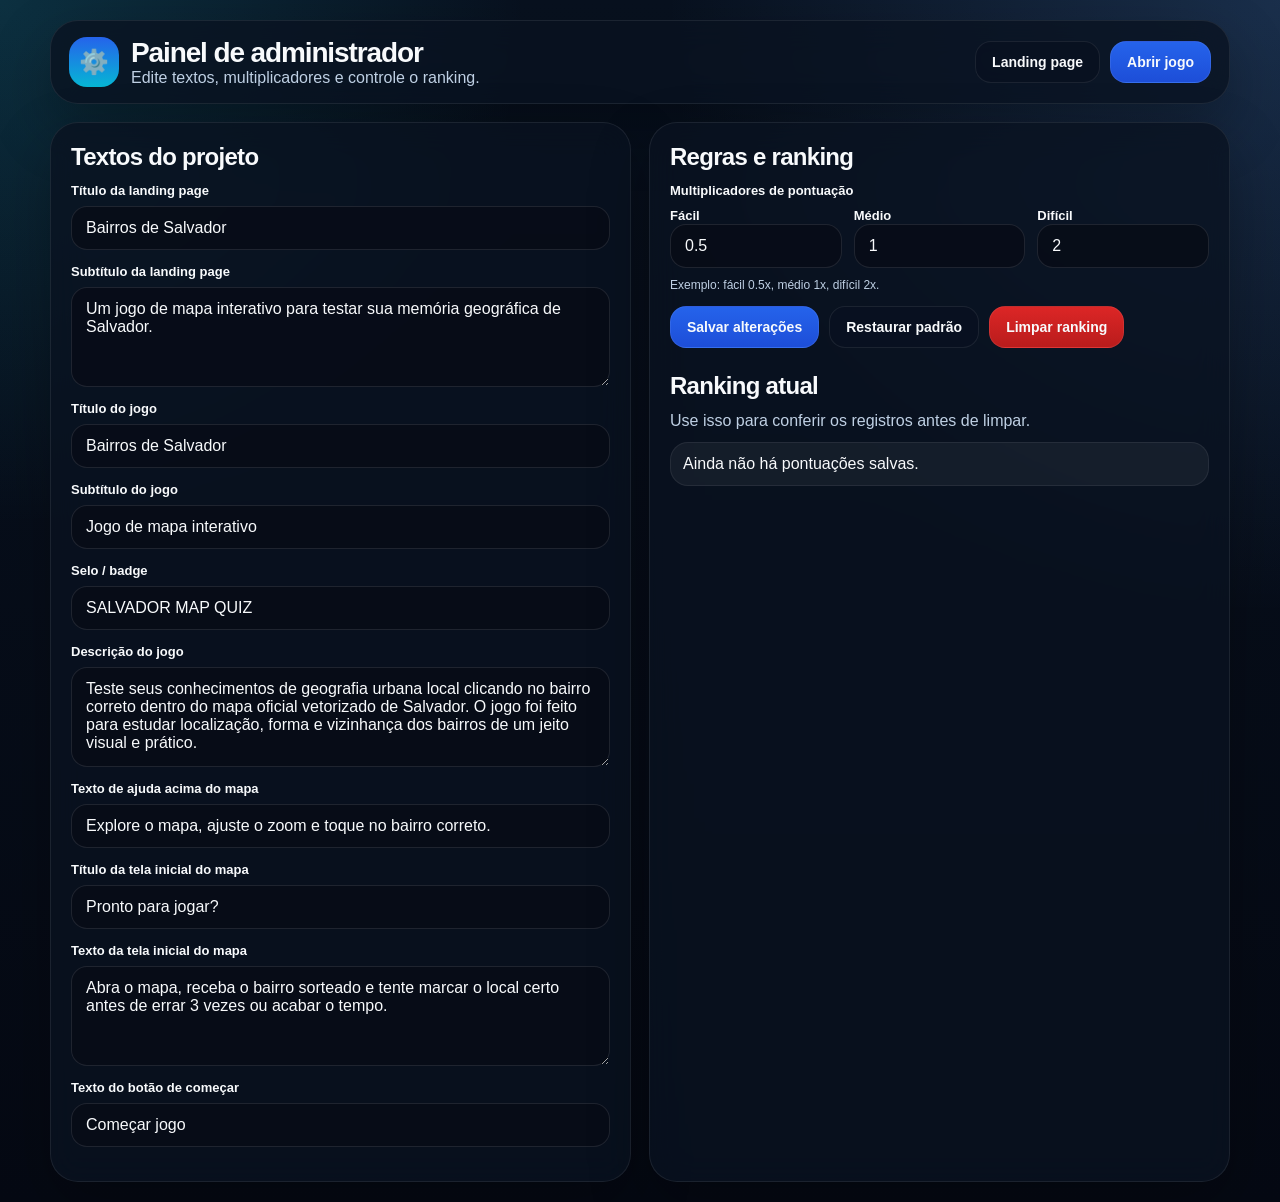
<file: admin_final.html>
<!DOCTYPE html>
<html lang="pt-BR">
<head>
  <meta charset="UTF-8" />
  <meta name="viewport" content="width=device-width, initial-scale=1.0" />
  <title>Painel de Administrador — Bairros de Salvador</title>
  <style>
    :root{
      --bg:#08111f; --card:rgba(10,18,32,.78); --line:rgba(255,255,255,.08);
      --text:#f8fafc; --muted:#bfd0e4; --accent:#60a5fa; --ok:#22c55e; --bad:#ef4444;
    }
    *{box-sizing:border-box}
    body{
      margin:0; font-family:Inter,Arial,Helvetica,sans-serif; color:var(--text);
      background:
        radial-gradient(circle at top left, rgba(34,211,238,.16), transparent 30%),
        radial-gradient(circle at top right, rgba(96,165,250,.20), transparent 35%),
        linear-gradient(180deg,#08111f 0%, #050913 100%);
    }
    .wrap{max-width:1220px; margin:0 auto; padding:20px}
    .topbar,.card{
      border:1px solid var(--line); border-radius:28px; background:var(--card);
      backdrop-filter:blur(16px); box-shadow:0 24px 60px rgba(0,0,0,.28);
    }
    .topbar{
      padding:16px 18px; display:flex; justify-content:space-between; align-items:center; gap:16px; margin-bottom:18px;
    }
    .brand{display:flex; gap:12px; align-items:center}
    .icon{
      width:50px; height:50px; border-radius:18px; display:grid; place-items:center; font-size:24px;
      background:linear-gradient(180deg,#2563eb,#06b6d4)
    }
    .actions{display:flex; gap:10px; flex-wrap:wrap}
    .btn{
      border:none; color:var(--text); background:rgba(10,18,32,.88); border:1px solid rgba(255,255,255,.08);
      text-decoration:none; font-weight:800; font-size:14px; padding:12px 16px; border-radius:16px; cursor:pointer;
    }
    .btn.primary{background:linear-gradient(180deg,#2563eb,#1d4ed8)}
    .btn.danger{background:linear-gradient(180deg,#dc2626,#b91c1c)}
    .grid{display:grid; grid-template-columns:1fr 1fr; gap:18px}
    .card{padding:20px}
    h1,h2{margin:0 0 12px; letter-spacing:-.03em}
    .muted{color:var(--muted)}
    .field{display:grid; gap:8px; margin-bottom:14px}
    label{font-size:13px; font-weight:700}
    input, textarea{
      width:100%; border-radius:16px; border:1px solid rgba(255,255,255,.10); background:rgba(7,12,24,.86);
      color:var(--text); padding:12px 14px; font:inherit;
    }
    textarea{min-height:100px; resize:vertical}
    .triple{display:grid; grid-template-columns:repeat(3,1fr); gap:12px}
    .hint{font-size:12px; color:var(--muted); margin-top:-4px; margin-bottom:14px}
    .status{
      margin-top:12px; padding:12px 14px; border-radius:16px; background:rgba(34,197,94,.12);
      border:1px solid rgba(34,197,94,.18); color:#dcfce7; display:none;
    }
    .ranking-box{
      max-height:420px; overflow:auto; display:grid; gap:10px; margin-top:12px;
    }
    .ranking-item{
      padding:12px; border-radius:18px; background:rgba(255,255,255,.05); border:1px solid rgba(255,255,255,.07);
    }
    @media (max-width:980px){ .grid,.triple{grid-template-columns:1fr} }
  </style>
</head>
<body>
  <div class="wrap">
    <div class="topbar">
      <div class="brand">
        <div class="icon">⚙️</div>
        <div>
          <div style="font-size:28px;font-weight:900;letter-spacing:-.04em;">Painel de administrador</div>
          <div class="muted">Edite textos, multiplicadores e controle o ranking.</div>
        </div>
      </div>
      <div class="actions">
        <a class="btn" href="index.html">Landing page</a>
        <a class="btn primary" href="game.html">Abrir jogo</a>
      </div>
    </div>

    <div class="grid">
      <div class="card">
        <h2>Textos do projeto</h2>
        <div class="field">
          <label for="landingTitle">Título da landing page</label>
          <input id="landingTitle" />
        </div>
        <div class="field">
          <label for="landingSubtitle">Subtítulo da landing page</label>
          <textarea id="landingSubtitle"></textarea>
        </div>
        <div class="field">
          <label for="gameTitle">Título do jogo</label>
          <input id="gameTitle" />
        </div>
        <div class="field">
          <label for="gameSubtitle">Subtítulo do jogo</label>
          <input id="gameSubtitle" />
        </div>
        <div class="field">
          <label for="brandBadge">Selo / badge</label>
          <input id="brandBadge" />
        </div>
        <div class="field">
          <label for="gameDescription">Descrição do jogo</label>
          <textarea id="gameDescription"></textarea>
        </div>
        <div class="field">
          <label for="mapHint">Texto de ajuda acima do mapa</label>
          <input id="mapHint" />
        </div>
        <div class="field">
          <label for="emptyTitle">Título da tela inicial do mapa</label>
          <input id="emptyTitle" />
        </div>
        <div class="field">
          <label for="emptyCopy">Texto da tela inicial do mapa</label>
          <textarea id="emptyCopy"></textarea>
        </div>
        <div class="field">
          <label for="startButtonText">Texto do botão de começar</label>
          <input id="startButtonText" />
        </div>
      </div>

      <div class="card">
        <h2>Regras e ranking</h2>
        <div class="field">
          <label>Multiplicadores de pontuação</label>
          <div class="triple">
            <div>
              <label for="scoreMultiplierEasy">Fácil</label>
              <input id="scoreMultiplierEasy" type="number" step="0.1" />
            </div>
            <div>
              <label for="scoreMultiplierMedium">Médio</label>
              <input id="scoreMultiplierMedium" type="number" step="0.1" />
            </div>
            <div>
              <label for="scoreMultiplierHard">Difícil</label>
              <input id="scoreMultiplierHard" type="number" step="0.1" />
            </div>
          </div>
        </div>
        <div class="hint">Exemplo: fácil 0.5x, médio 1x, difícil 2x.</div>

        <div class="actions">
          <button class="btn primary" id="saveBtn">Salvar alterações</button>
          <button class="btn" id="resetBtn">Restaurar padrão</button>
          <button class="btn danger" id="clearRankingBtn">Limpar ranking</button>
        </div>

        <div id="status" class="status">Alterações salvas com sucesso.</div>

        <h2 style="margin-top:24px;">Ranking atual</h2>
        <div class="muted">Use isso para conferir os registros antes de limpar.</div>
        <div id="rankingList" class="ranking-box"></div>
      </div>
    </div>
  </div>

  <script>
    const APP_STORAGE_KEY = "salvador_map_quiz_settings_v1";
    const RANKING_KEY = "salvador_bairros_ranking_v1";
    const DEFAULT_APP_SETTINGS = {
      landingTitle: "Bairros de Salvador",
      landingSubtitle: "Um jogo de mapa interativo para testar sua memória geográfica de Salvador.",
      gameTitle: "Bairros de Salvador",
      gameSubtitle: "Jogo de mapa interativo",
      brandBadge: "SALVADOR MAP QUIZ",
      gameDescription: "Teste seus conhecimentos de geografia urbana local clicando no bairro correto dentro do mapa oficial vetorizado de Salvador. O jogo foi feito para estudar localização, forma e vizinhança dos bairros de um jeito visual e prático.",
      mapHint: "Explore o mapa, ajuste o zoom e toque no bairro correto.",
      emptyTitle: "Pronto para jogar?",
      emptyCopy: "Abra o mapa, receba o bairro sorteado e tente marcar o local certo antes de errar 3 vezes ou acabar o tempo.",
      startButtonText: "Começar jogo",
      scoreMultiplierEasy: 0.5,
      scoreMultiplierMedium: 1,
      scoreMultiplierHard: 2
    };

    function loadSettings() {
      try {
        return { ...DEFAULT_APP_SETTINGS, ...(JSON.parse(localStorage.getItem(APP_STORAGE_KEY) || "{}")) };
      } catch (e) {
        return { ...DEFAULT_APP_SETTINGS };
      }
    }

    function saveSettings(settings) {
      localStorage.setItem(APP_STORAGE_KEY, JSON.stringify(settings));
    }

    function loadRanking() {
      try {
        return JSON.parse(localStorage.getItem(RANKING_KEY) || "[]");
      } catch (e) {
        return [];
      }
    }

    function renderRanking() {
      const ranking = loadRanking().sort((a,b) => b.score - a.score || a.timestamp - b.timestamp);
      const box = document.getElementById("rankingList");
      if (!ranking.length) {
        box.innerHTML = '<div class="ranking-item">Ainda não há pontuações salvas.</div>';
        return;
      }
      box.innerHTML = ranking.map((item, index) => {
        const difficultyLabel = item.difficulty === "easy" ? "Fácil" : item.difficulty === "hard" ? "Difícil" : "Médio";
        const when = new Date(item.timestamp).toLocaleDateString("pt-BR");
        return `<div class="ranking-item">
          <div style="font-weight:900; margin-bottom:4px;">${index + 1}. ${item.name} — ${item.score} pts</div>
          <div class="muted">${difficultyLabel} • ${item.timePerRound || "-"}s por rodada • ${when}</div>
        </div>`;
      }).join("");
    }

    function fillForm() {
      const s = loadSettings();
      Object.keys(DEFAULT_APP_SETTINGS).forEach((key) => {
        const el = document.getElementById(key);
        if (el) el.value = s[key];
      });
    }

    function showStatus(text) {
      const status = document.getElementById("status");
      status.textContent = text;
      status.style.display = "block";
      clearTimeout(window.__statusTimer);
      window.__statusTimer = setTimeout(() => status.style.display = "none", 2400);
    }

    document.getElementById("saveBtn").addEventListener("click", () => {
      const updated = {};
      Object.keys(DEFAULT_APP_SETTINGS).forEach((key) => {
        const el = document.getElementById(key);
        if (!el) return;
        updated[key] = ["scoreMultiplierEasy","scoreMultiplierMedium","scoreMultiplierHard"].includes(key)
          ? Number(el.value)
          : el.value;
      });
      saveSettings(updated);
      showStatus("Alterações salvas com sucesso.");
    });

    document.getElementById("resetBtn").addEventListener("click", () => {
      saveSettings(DEFAULT_APP_SETTINGS);
      fillForm();
      showStatus("Configurações restauradas para o padrão.");
    });

    document.getElementById("clearRankingBtn").addEventListener("click", () => {
      localStorage.setItem(RANKING_KEY, "[]");
      renderRanking();
      showStatus("Ranking limpo.");
    });

    fillForm();
    renderRanking();
  </script>
</body>
</html>
</file>
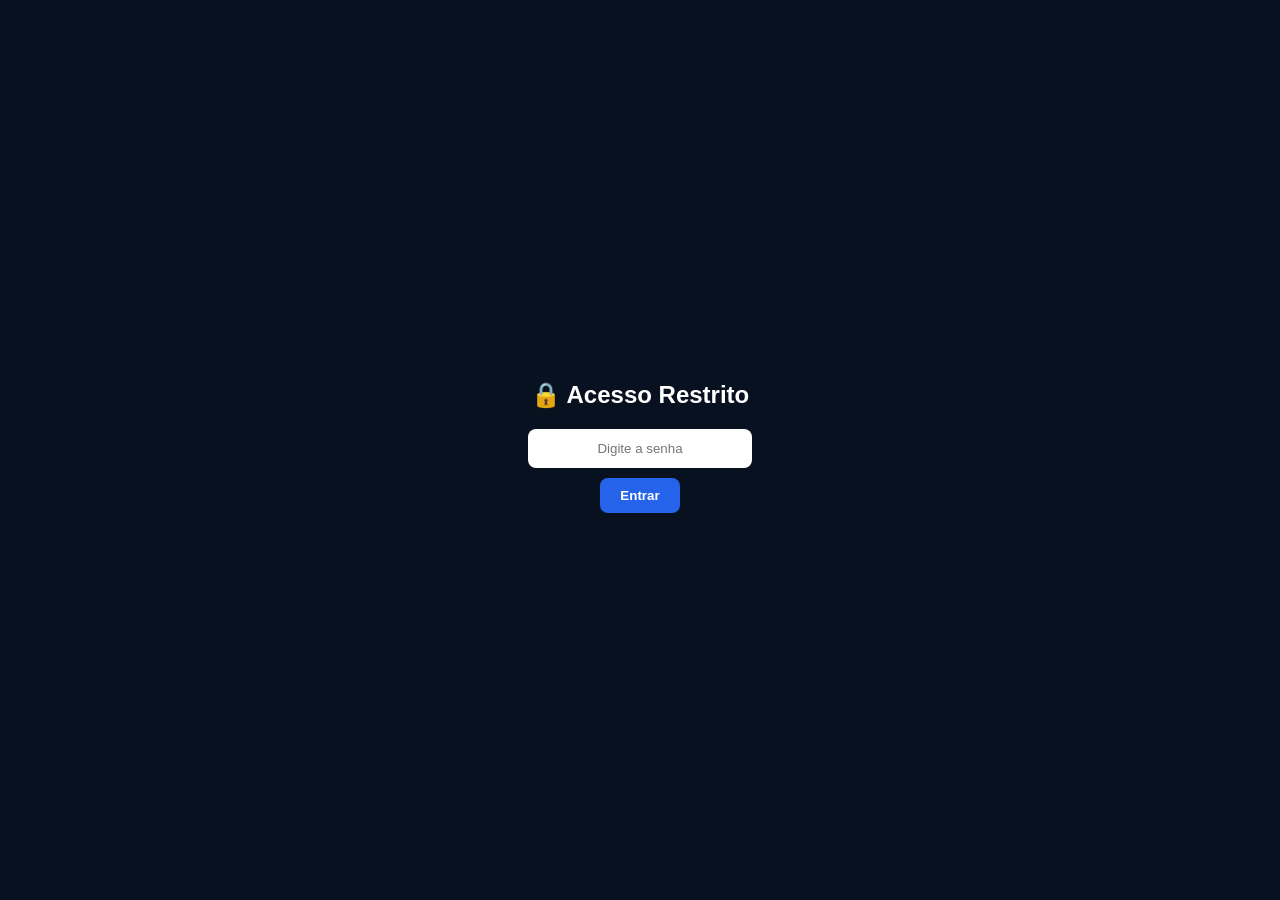
<file: admin_protegido.html>
<!DOCTYPE html>
<html lang="pt-BR">
<head>
<meta charset="UTF-8">
<meta name="viewport" content="width=device-width, initial-scale=1.0">
<title>Painel de Administrador</title>
<style>
body{
  margin:0;
  font-family:Arial, sans-serif;
  background:#08111f;
  color:white;
}
.container{
  max-width:900px;
  margin:50px auto;
  padding:20px;
}
.card{
  background:rgba(255,255,255,0.05);
  padding:20px;
  border-radius:12px;
  margin-bottom:20px;
}
button{
  padding:10px 20px;
  border:none;
  border-radius:8px;
  background:#2563eb;
  color:white;
  font-weight:bold;
  cursor:pointer;
}
</style>
</head>

<body>

<!-- TELA DE LOGIN -->
<div id="loginScreen" style="
position:fixed;
top:0;
left:0;
width:100%;
height:100%;
background:#08111f;
display:flex;
align-items:center;
justify-content:center;
z-index:9999;
flex-direction:column;
color:white;
">

<h2 style="margin-bottom:20px;">🔒 Acesso Restrito</h2>

<input type="password" id="senhaInput" placeholder="Digite a senha"
style="
padding:12px;
border-radius:8px;
border:none;
margin-bottom:10px;
width:200px;
text-align:center;
">

<button onclick="verificarSenha()">Entrar</button>

<p id="erro" style="color:red; margin-top:10px;"></p>

</div>

<!-- CONTEÚDO ADMIN -->
<div class="container">
  <div class="card">
    <h2>Painel de Administração</h2>
    <p>Aqui você pode gerenciar configurações do jogo.</p>
  </div>

  <div class="card">
    <h3>Ranking</h3>
    <button onclick="limparRanking()">Limpar Ranking</button>
  </div>

  <div class="card">
    <h3>Navegação</h3>
    <button onclick="window.location.href='index.html'">Voltar para Landing</button>
    <button onclick="window.location.href='game.html'">Ir para o Jogo</button>
  </div>
</div>

<script>
function verificarSenha() {
  const senha = document.getElementById("senhaInput").value;
  const senhaCorreta = "051016";

  if (senha === senhaCorreta) {
    document.getElementById("loginScreen").style.display = "none";
  } else {
    document.getElementById("erro").innerText = "Senha incorreta!";
  }
}

function limparRanking(){
  localStorage.removeItem("ranking");
  alert("Ranking limpo!");
}
</script>

</body>
</html>
</file>
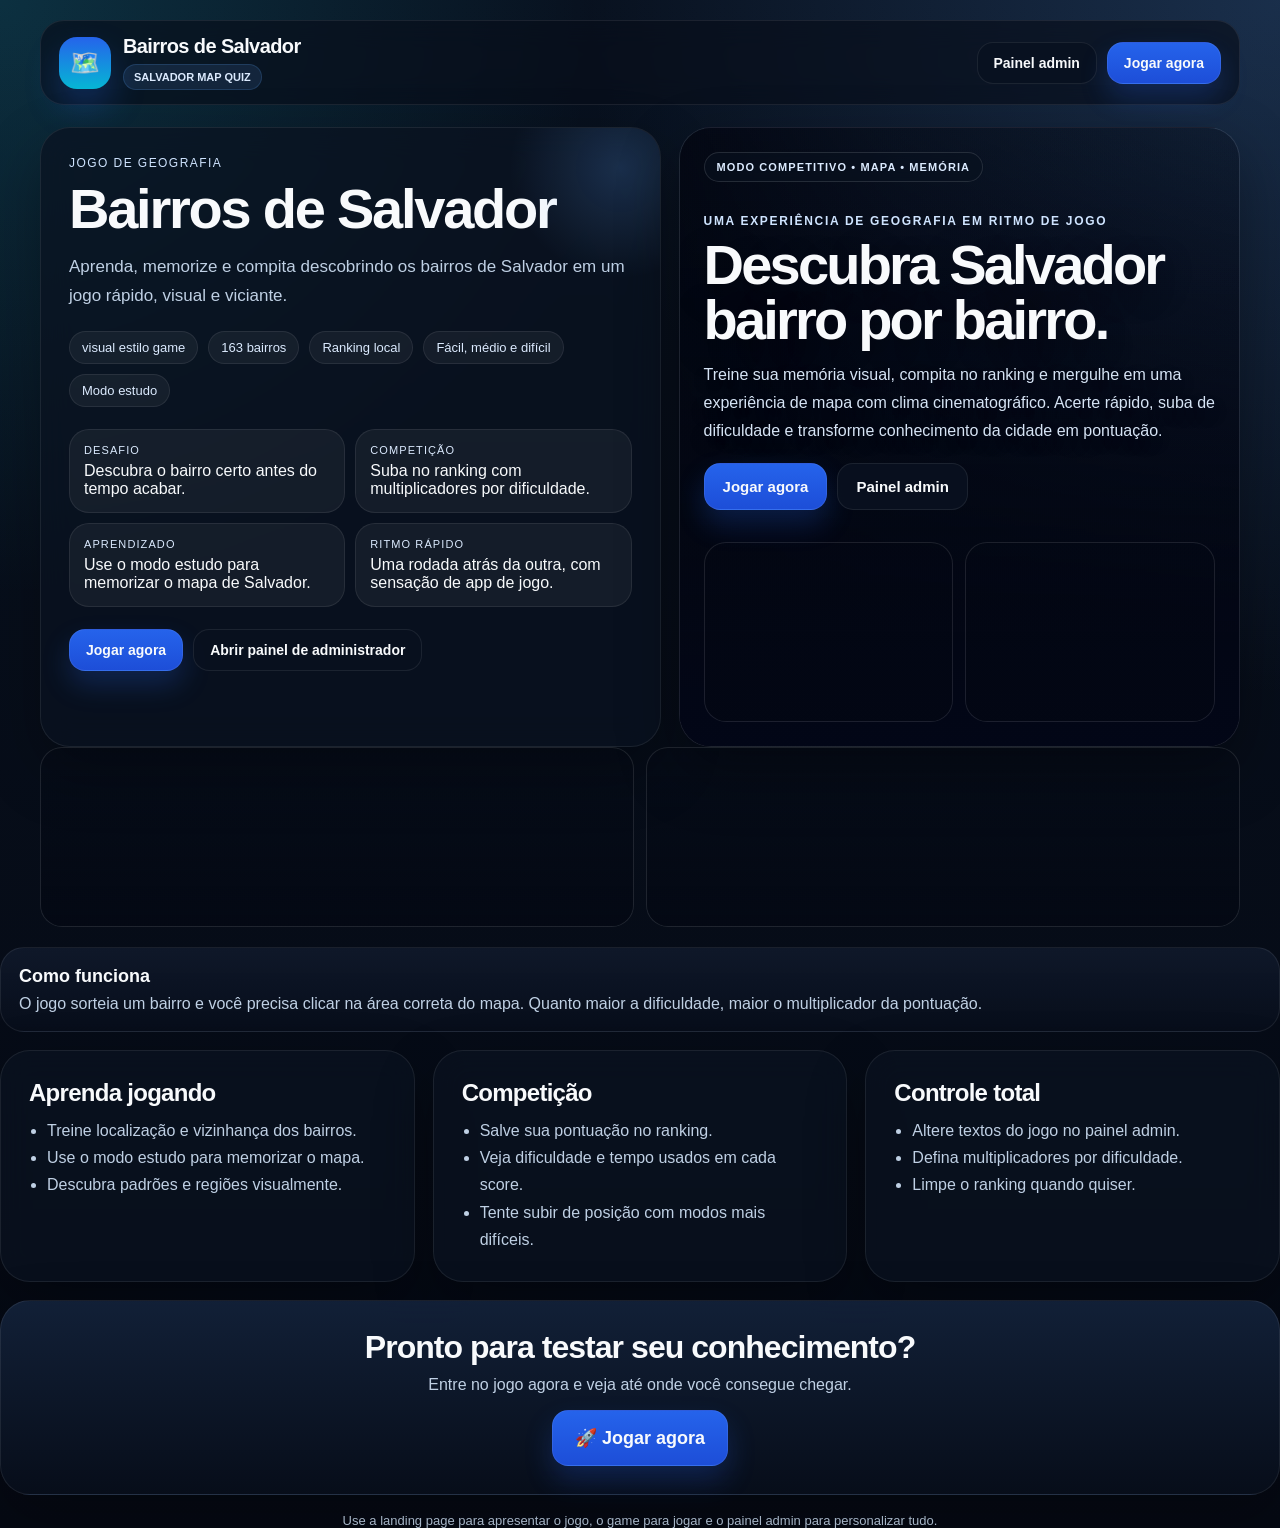
<file: landing_page_final.html>
<!DOCTYPE html>
<html lang="pt-BR">
<head>
  <meta charset="UTF-8" />
  <meta name="viewport" content="width=device-width, initial-scale=1.0" />
  <title>Bairros de Salvador — Landing Page</title>
  <style>
    :root{
      --bg:#07111f; --bg2:#0b1630; --card:rgba(10,18,32,.72); --line:rgba(255,255,255,.08);
      --text:#f8fafc; --muted:#bfd0e4; --accent:#60a5fa; --accent2:#22d3ee; --accent3:#8b5cf6;
    }
    *{box-sizing:border-box}
    body{
      margin:0; font-family:Inter,Arial,Helvetica,sans-serif; color:var(--text);
      background:
        radial-gradient(circle at top left, rgba(34,211,238,.16), transparent 30%),
        radial-gradient(circle at top right, rgba(96,165,250,.20), transparent 35%),
        linear-gradient(180deg,#08111f 0%, #050913 100%);
    }
    .wrap{max-width:1240px; margin:0 auto; padding:20px}
    .nav{
      display:flex; justify-content:space-between; align-items:center; gap:16px;
      padding:14px 18px; margin-bottom:22px;
      border:1px solid var(--line); border-radius:24px; background:rgba(8,14,27,.65); backdrop-filter:blur(14px);
    }
    .brand{display:flex; gap:12px; align-items:center}
    .icon{
      width:52px; height:52px; border-radius:18px; display:grid; place-items:center; font-size:24px;
      background:linear-gradient(180deg,#2563eb,#06b6d4); box-shadow:0 18px 34px rgba(37,99,235,.28)
    }
    .badge{
      display:inline-flex; margin-top:6px; padding:6px 10px; border-radius:999px;
      background:rgba(96,165,250,.12); border:1px solid rgba(96,165,250,.18); font-size:11px; font-weight:700; color:#dbeafe;
    }
    .nav-actions, .hero-actions{display:flex; gap:10px; flex-wrap:wrap}
    .btn{
      border:none; text-decoration:none; color:var(--text); font-weight:800; font-size:14px;
      padding:12px 16px; border-radius:16px; background:rgba(10,18,32,.88); border:1px solid rgba(255,255,255,.08);
      display:inline-flex; align-items:center; justify-content:center;
    }
    .btn.primary{background:linear-gradient(180deg,#2563eb,#1d4ed8); box-shadow:0 14px 28px rgba(37,99,235,.24)}
    .hero{
      display:grid; grid-template-columns:1.05fr .95fr; gap:18px; align-items:stretch;
    }
    .hero-copy{
      position:relative;
      overflow:hidden;
    }
    .hero-copy::after{
      content:"";
      position:absolute;
      right:-80px;
      top:-80px;
      width:240px;
      height:240px;
      border-radius:999px;
      background:radial-gradient(circle, rgba(96,165,250,.20), transparent 65%);
      pointer-events:none;
    }
    .hero-art{
      position:relative;
      min-height:620px;
      border-radius:32px;
      overflow:hidden;
      border:1px solid rgba(255,255,255,.10);
      background:
        linear-gradient(180deg, rgba(2,6,23,.08), rgba(2,6,23,.92)),
        url('https://images.unsplash.com/photo-1526778548025-fa2f459cd5ce?auto=format&fit=crop&w=1400&q=80') center/cover no-repeat;
      display:flex;
      align-items:stretch;
      box-shadow:0 24px 60px rgba(0,0,0,.34);
    }
    .hero-art::before{
      content:"";
      position:absolute;
      inset:0;
      background:
        linear-gradient(180deg, rgba(3,7,18,.10) 0%, rgba(3,7,18,.35) 38%, rgba(3,7,18,.92) 100%),
        linear-gradient(90deg, rgba(3,7,18,.82) 0%, rgba(3,7,18,.45) 38%, rgba(3,7,18,.18) 100%);
    }
    .hero-art::after{
      content:"";
      position:absolute;
      inset:auto 0 0 0;
      height:38%;
      background:linear-gradient(180deg, transparent, rgba(2,6,23,.92));
      pointer-events:none;
    }
    .hero-overlay{
      position:relative;
      z-index:1;
      width:100%;
      padding:24px;
      display:flex;
      flex-direction:column;
      justify-content:space-between;
      gap:18px;
    }
    .hero-top-tag{
      align-self:flex-start;
      display:inline-flex;
      align-items:center;
      gap:8px;
      padding:8px 12px;
      border-radius:999px;
      background:rgba(10,18,32,.58);
      border:1px solid rgba(255,255,255,.12);
      backdrop-filter:blur(10px);
      font-size:11px;
      font-weight:800;
      letter-spacing:.10em;
      text-transform:uppercase;
      color:#dbeafe;
    }
    .hero-cinematic-copy{
      max-width:560px;
    }
    .hero-kicker{
      font-size:12px;
      color:#cfe4ff;
      text-transform:uppercase;
      letter-spacing:.14em;
      margin-bottom:10px;
      font-weight:800;
    }
    .hero-headline{
      font-size:56px;
      line-height:0.98;
      letter-spacing:-.05em;
      font-weight:900;
      margin:0 0 14px;
      text-shadow:0 10px 30px rgba(0,0,0,.34);
    }
    .hero-subcopy{
      font-size:16px;
      line-height:1.75;
      color:#d6e4f5;
      max-width:520px;
      text-shadow:0 8px 24px rgba(0,0,0,.24);
    }
    .hero-cta-row{
      display:flex;
      gap:10px;
      flex-wrap:wrap;
      margin-top:18px;
    }
    .hero-cta-row .btn{
      padding:14px 18px;
      font-size:15px;
    }
    .hero-glass{
      border-radius:24px;
      background:rgba(8,14,27,.68);
      border:1px solid rgba(255,255,255,.10);
      backdrop-filter:blur(12px);
      padding:18px;
    }
    .photo-strip{
      display:grid;
      grid-template-columns:1fr 1fr;
      gap:12px;
    }
    .photo-card{
      min-height:180px;
      border-radius:22px;
      overflow:hidden;
      border:1px solid rgba(255,255,255,.10);
      position:relative;
      background-size:cover;
      background-position:center;
    }
    .photo-card::after{
      content:"";
      position:absolute;
      inset:0;
      background:linear-gradient(180deg, rgba(3,7,18,.10), rgba(3,7,18,.62));
    }
    .photo-card::before{
      position:absolute;
      left:12px;
      bottom:12px;
      z-index:2;
      padding:6px 10px;
      border-radius:999px;
      background:rgba(8,14,27,.66);
      border:1px solid rgba(255,255,255,.10);
      backdrop-filter:blur(10px);
      font-size:10px;
      font-weight:800;
      letter-spacing:.08em;
      text-transform:uppercase;
      color:#dbeafe;
    }
    .photo-card.one{
      background-image:url('https://images.unsplash.com/photo-1500530855697-b586d89ba3ee?auto=format&fit=crop&w=800&q=80');
    }
    .photo-card.two{
      background-image:url('https://images.unsplash.com/photo-1488646953014-85cb44e25828?auto=format&fit=crop&w=800&q=80');
    }
    .feature-grid{
      display:grid;
      grid-template-columns:repeat(2,1fr);
      gap:10px;
      margin-top:18px;
    }
    .feature-tile{
      padding:14px;
      border-radius:20px;
      background:rgba(255,255,255,.05);
      border:1px solid rgba(255,255,255,.08);
    }
    .feature-kicker{
      font-size:11px;
      color:#dbeafe;
      text-transform:uppercase;
      letter-spacing:.10em;
      margin-bottom:6px;
    }
    .card{
      border:1px solid var(--line); border-radius:30px; background:var(--card);
      backdrop-filter:blur(16px); padding:28px; box-shadow:0 24px 60px rgba(0,0,0,.28);
    }
    h1{font-size:56px; line-height:1.02; letter-spacing:-.04em; margin:0 0 16px}
    .lead{font-size:17px; color:var(--muted); line-height:1.7; margin-bottom:20px}
    .chips{display:flex; gap:10px; flex-wrap:wrap; margin:18px 0 22px}
    .chip{
      border:1px solid rgba(255,255,255,.08); background:rgba(255,255,255,.05);
      padding:8px 12px; border-radius:999px; font-size:13px; color:#dbeafe;
    }
    .phone{
      height:100%; min-height:460px; border-radius:32px; border:1px solid rgba(255,255,255,.10);
      background:
        radial-gradient(circle at top, rgba(96,165,250,.18), transparent 34%),
        linear-gradient(180deg, rgba(9,15,28,.98), rgba(5,9,19,.98));
      padding:20px; display:flex; flex-direction:column; justify-content:space-between;
    }
    .screen{
      border-radius:24px; background:linear-gradient(180deg, rgba(17,27,46,.8), rgba(8,14,27,.92));
      border:1px solid rgba(255,255,255,.08); padding:18px;
    }
    .mini-map{
      height:220px; border-radius:22px; background:
        radial-gradient(circle at top, rgba(34,211,238,.14), transparent 35%),
        linear-gradient(180deg,#0c1a33,#050913);
      border:1px solid rgba(255,255,255,.06);
      display:grid; place-items:center; color:#dbeafe; font-weight:800; letter-spacing:.06em;
    }
    .stats{display:grid; grid-template-columns:repeat(3,1fr); gap:10px; margin-top:14px}
    .stat{
      background:rgba(255,255,255,.05); border:1px solid rgba(255,255,255,.08); border-radius:18px; padding:12px; text-align:center;
    }
    .stat b{display:block; font-size:22px; margin-top:4px}
    .sections{display:grid; grid-template-columns:repeat(3,1fr); gap:18px; margin-top:18px}
    h2{margin:0 0 10px; font-size:24px; letter-spacing:-.03em}
    .muted{color:var(--muted)}
    ul{margin:0; padding-left:18px; color:var(--muted); line-height:1.7}
    .footer{margin-top:18px; text-align:center; color:var(--muted); font-size:13px}
    @media (max-width:980px){
      .hero,.sections{grid-template-columns:1fr}
      h1{font-size:40px}
      .hero-headline{font-size:40px}
      .hero-art{min-height:540px}
    }
  </style>
</head>
<body>
  <div class="wrap">
    <div class="nav">
      <div class="brand">
        <div class="icon">🗺️</div>
        <div>
          <div id="landingTitleNav" style="font-size:20px;font-weight:900;letter-spacing:-.03em;">Bairros de Salvador</div>
          <div class="badge" id="landingBadge">SALVADOR MAP QUIZ</div>
        </div>
      </div>
      <div class="nav-actions">
        <a class="btn" href="admin.html">Painel admin</a>
        <a class="btn primary" href="game.html">Jogar agora</a>
      </div>
    </div>

    
    <div class="hero">
<div class="card hero-copy">
        <div style="font-size:12px;letter-spacing:.12em;text-transform:uppercase;color:#cfe4ff;margin-bottom:10px;">Jogo de geografia</div>
        <h1 id="landingTitle">Bairros de Salvador</h1>
        <div class="lead" id="landingSubtitle">Aprenda, memorize e compita descobrindo os bairros de Salvador em um jogo rápido, visual e viciante.</div>
        <div class="chips">
          <div class="chip">visual estilo game</div>
          <div class="chip">163 bairros</div>
          <div class="chip">Ranking local</div>
          <div class="chip">Fácil, médio e difícil</div>
          <div class="chip">Modo estudo</div>
        </div>
        <div class="feature-grid">
          <div class="feature-tile">
            <div class="feature-kicker">desafio</div>
            <div>Descubra o bairro certo antes do tempo acabar.</div>
          </div>
          <div class="feature-tile">
            <div class="feature-kicker">competição</div>
            <div>Suba no ranking com multiplicadores por dificuldade.</div>
          </div>
          <div class="feature-tile">
            <div class="feature-kicker">aprendizado</div>
            <div>Use o modo estudo para memorizar o mapa de Salvador.</div>
          </div>
          <div class="feature-tile">
            <div class="feature-kicker">ritmo rápido</div>
            <div>Uma rodada atrás da outra, com sensação de app de jogo.</div>
          </div>
        </div>
        <div class="hero-actions" style="margin-top:22px;">
          <a class="btn primary" href="game.html" id="landingCta">Jogar agora</a>
          <a class="btn" href="admin.html">Abrir painel de administrador</a>
        </div>
      </div>

      <div class="hero-art">
        <div class="hero-overlay">
          <div class="hero-top-tag">modo competitivo • mapa • memória</div>

          <div class="hero-cinematic-copy">
            <div class="hero-kicker">Uma experiência de geografia em ritmo de jogo</div>
            <h2 class="hero-headline">Descubra Salvador bairro por bairro.</h2>
            <div class="hero-subcopy">Treine sua memória visual, compita no ranking e mergulhe em uma experiência de mapa com clima cinematográfico. Acerte rápido, suba de dificuldade e transforme conhecimento da cidade em pontuação.</div>
            <div class="hero-cta-row">
              <a class="btn primary" href="game.html">Jogar agora</a>
              <a class="btn" href="admin.html">Painel admin</a>
            </div>
          </div>

          <div class="photo-strip">
            <div class="photo-card one"></div>
            <div class="photo-card two"></div>
          </div>
        </div>
      </div>
    </div>
          <div class="photo-strip">
            <div class="photo-card one"></div>
            <div class="photo-card two"></div>
          </div>
        </div>
      </div>
    </div>
        </div>
        <div class="screen">
          <div style="font-size:18px;font-weight:800;margin-bottom:8px;">Como funciona</div>
          <div class="muted" id="landingHow">O jogo sorteia um bairro e você precisa clicar na área correta do mapa. Quanto maior a dificuldade, maior o multiplicador da pontuação.</div>
        </div>
      </div>
    </div>

    
    <div class="sections">
      <div class="card">
        <h2>Aprenda jogando</h2>
        <ul>
          <li>Treine localização e vizinhança dos bairros.</li>
          <li>Use o modo estudo para memorizar o mapa.</li>
          <li>Descubra padrões e regiões visualmente.</li>
        </ul>
      </div>
      <div class="card">
        <h2>Competição</h2>
        <ul>
          <li>Salve sua pontuação no ranking.</li>
          <li>Veja dificuldade e tempo usados em cada score.</li>
          <li>Tente subir de posição com modos mais difíceis.</li>
        </ul>
      </div>
      <div class="card">
        <h2>Controle total</h2>
        <ul>
          <li>Altere textos do jogo no painel admin.</li>
          <li>Defina multiplicadores por dificuldade.</li>
          <li>Limpe o ranking quando quiser.</li>
        </ul>
      </div>
    </div>

    
    <div class="card" style="margin-top:18px; text-align:center; background:linear-gradient(180deg, rgba(20,35,60,.88), rgba(8,14,27,.88));">
      <h2 style="font-size:32px;">Pronto para testar seu conhecimento?</h2>
      <div class="muted" style="margin-bottom:16px;">Entre no jogo agora e veja até onde você consegue chegar.</div>
      <a class="btn primary" href="game.html" style="font-size:18px; padding:16px 22px;">🚀 Jogar agora</a>
    </div>

<div class="footer">Use a landing page para apresentar o jogo, o game para jogar e o painel admin para personalizar tudo.</div>
  </div>

  <script>
    const APP_STORAGE_KEY = "salvador_map_quiz_settings_v1";
    const DEFAULT_APP_SETTINGS = {
      landingTitle: "Bairros de Salvador",
      landingSubtitle: "Aprenda, memorize e compita descobrindo os bairros de Salvador em um jogo rápido, visual e viciante.",
      gameTitle: "Bairros de Salvador",
      gameSubtitle: "Jogo de mapa interativo",
      brandBadge: "SALVADOR MAP QUIZ",
      gameDescription: "Teste seus conhecimentos de geografia urbana local clicando no bairro correto dentro do mapa oficial vetorizado de Salvador. O jogo foi feito para estudar localização, forma e vizinhança dos bairros de um jeito visual e prático.",
      mapHint: "Explore o mapa, ajuste o zoom e toque no bairro correto.",
      emptyTitle: "Pronto para jogar?",
      emptyCopy: "Abra o mapa, receba o bairro sorteado e tente marcar o local certo antes de errar 3 vezes ou acabar o tempo.",
      startButtonText: "Começar jogo",
      scoreMultiplierEasy: 0.5,
      scoreMultiplierMedium: 1,
      scoreMultiplierHard: 2
    };
    function loadAppSettings() {
      try {
        const saved = JSON.parse(localStorage.getItem(APP_STORAGE_KEY) || "{}");
        return { ...DEFAULT_APP_SETTINGS, ...saved };
      } catch (e) {
        return { ...DEFAULT_APP_SETTINGS };
      }
    }
    const settings = loadAppSettings();
    document.getElementById("landingTitle").textContent = settings.landingTitle;
    document.getElementById("landingTitleNav").textContent = settings.landingTitle;
    document.getElementById("landingSubtitle").textContent = settings.landingSubtitle;
    document.getElementById("landingBadge").textContent = settings.brandBadge;
  </script>
</body>
</html>
</file>
